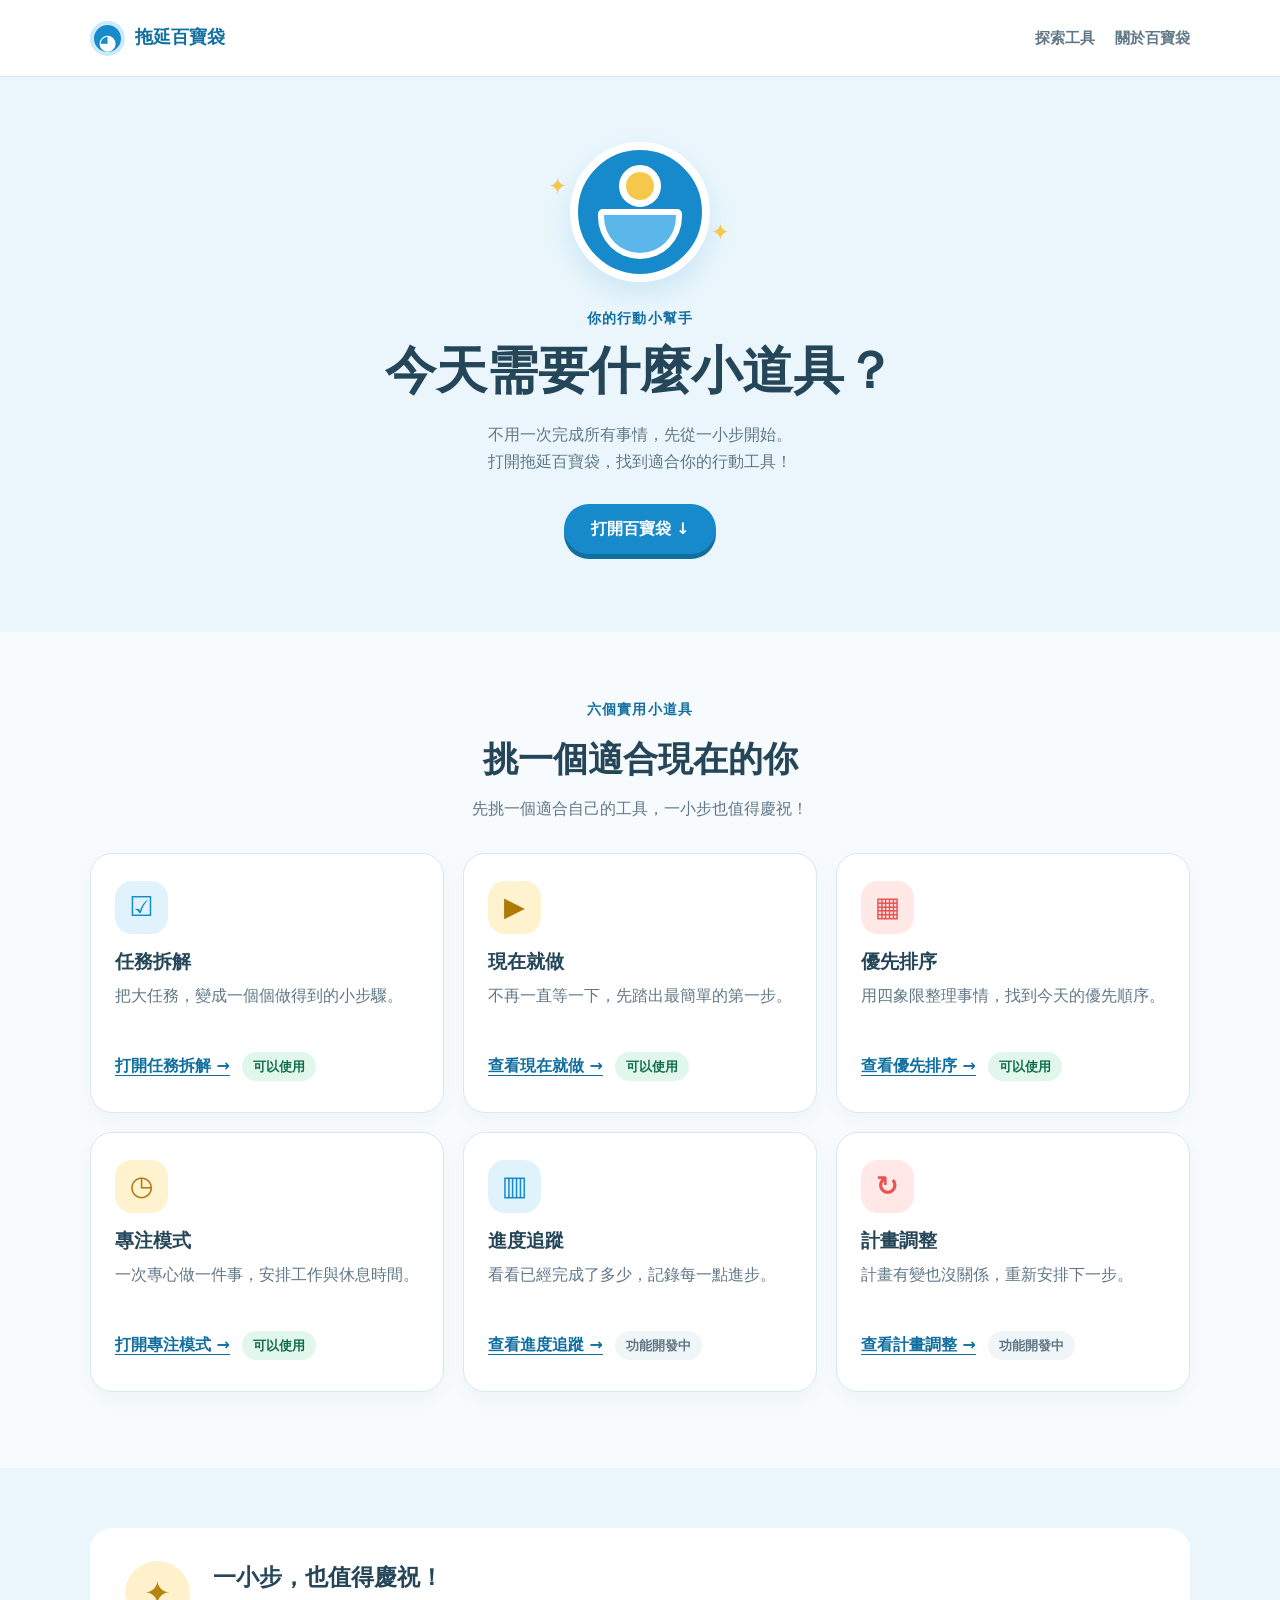
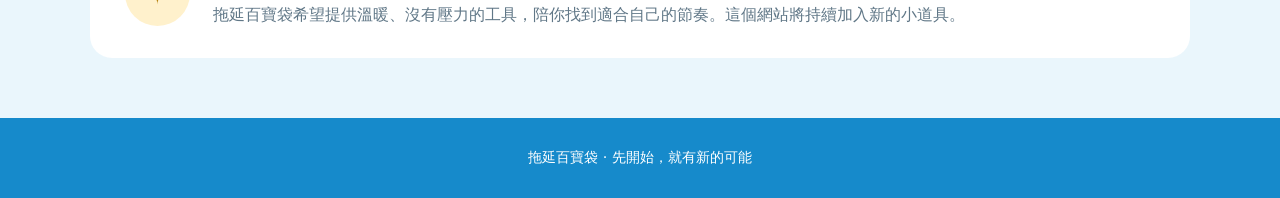
<file: index.html>
<!doctype html>
<html lang="zh-Hant">
<head>
  <meta charset="utf-8">
  <meta name="viewport" content="width=device-width, initial-scale=1">
  <meta name="description" content="拖延百寶袋，從任務拆解、立即行動到專注管理，陪你一步步完成眼前的事。">
  <title>拖延百寶袋 | 今天需要什麼小道具？</title>
  <link rel="stylesheet" href="assets/css/style.css">
</head>
<body>
  <header class="site-header">
    <div class="container header-inner">
      <a class="brand" href="index.html" aria-label="拖延百寶袋首頁"><span class="brand-icon" aria-hidden="true">◕</span>拖延百寶袋</a>
      <nav aria-label="主要導覽"><a href="#tools">探索工具</a><a href="#about">關於百寶袋</a></nav>
    </div>
  </header>
  <main>
    <section class="hero container" aria-labelledby="hero-title">
      <div class="pocket-art" aria-hidden="true"><div class="pocket-ring"></div><div class="pocket-half"></div><span class="pocket-spark star-one">✦</span><span class="pocket-spark star-two">✦</span></div>
      <p class="eyebrow">你的行動小幫手</p>
      <h1 id="hero-title">今天需要什麼小道具？</h1>
      <p class="hero-subtitle">不用一次完成所有事情，先從一小步開始。<br>打開拖延百寶袋，找到適合你的行動工具！</p>
      <a class="button button-primary" href="#tools">打開百寶袋 <span aria-hidden="true">↓</span></a>
    </section>
    <section class="tools-section" id="tools" aria-labelledby="tools-title">
      <div class="container">
        <div class="section-header"><p class="eyebrow">六個實用小道具</p><h2 id="tools-title">挑一個適合現在的你</h2><p>先挑一個適合自己的工具，一小步也值得慶祝！</p></div>
        <div class="tool-grid">
          <article class="tool-card"><div class="tool-icon blue" aria-hidden="true">☑</div><h3>任務拆解</h3><p>把大任務，變成一個個做得到的小步驟。</p><a class="tool-open" href="pages/task-breakdown.html">打開任務拆解 →</a><span class="status status-ready">可以使用</span></article>
          <article class="tool-card"><div class="tool-icon yellow" aria-hidden="true">▶</div><h3>現在就做</h3><p>不再一直等一下，先踏出最簡單的第一步。</p><a class="tool-open" href="pages/start-now.html">查看現在就做 →</a><span class="status status-ready">可以使用</span></article>
          <article class="tool-card"><div class="tool-icon red" aria-hidden="true">▦</div><h3>優先排序</h3><p>用四象限整理事情，找到今天的優先順序。</p><a class="tool-open" href="pages/priority-matrix.html">查看優先排序 →</a><span class="status status-ready">可以使用</span></article>
          <article class="tool-card"><div class="tool-icon yellow" aria-hidden="true">◷</div><h3>專注模式</h3><p>一次專心做一件事，安排工作與休息時間。</p><a class="tool-open" href="pages/focus-mode.html">打開專注模式 →</a><span class="status status-ready">可以使用</span></article>
          <article class="tool-card"><div class="tool-icon blue" aria-hidden="true">▥</div><h3>進度追蹤</h3><p>看看已經完成了多少，記錄每一點進步。</p><a class="tool-open" href="pages/progress-tracker.html">查看進度追蹤 →</a><span class="status">功能開發中</span></article>
          <article class="tool-card"><div class="tool-icon red" aria-hidden="true">↻</div><h3>計畫調整</h3><p>計畫有變也沒關係，重新安排下一步。</p><a class="tool-open" href="pages/plan-adjustment.html">查看計畫調整 →</a><span class="status">功能開發中</span></article>
        </div>
      </div>
    </section>
    <section class="about container" id="about" aria-labelledby="about-title"><div class="about-panel"><div class="about-symbol" aria-hidden="true">✦</div><div><h2 id="about-title">一小步，也值得慶祝！</h2><p>拖延百寶袋希望提供溫暖、沒有壓力的工具，陪你找到適合自己的節奏。這個網站將持續加入新的小道具。</p></div></div></section>
  </main>
  <footer class="site-footer"><div class="container">拖延百寶袋 · 先開始，就有新的可能</div></footer>
</body>
</html>
</file>
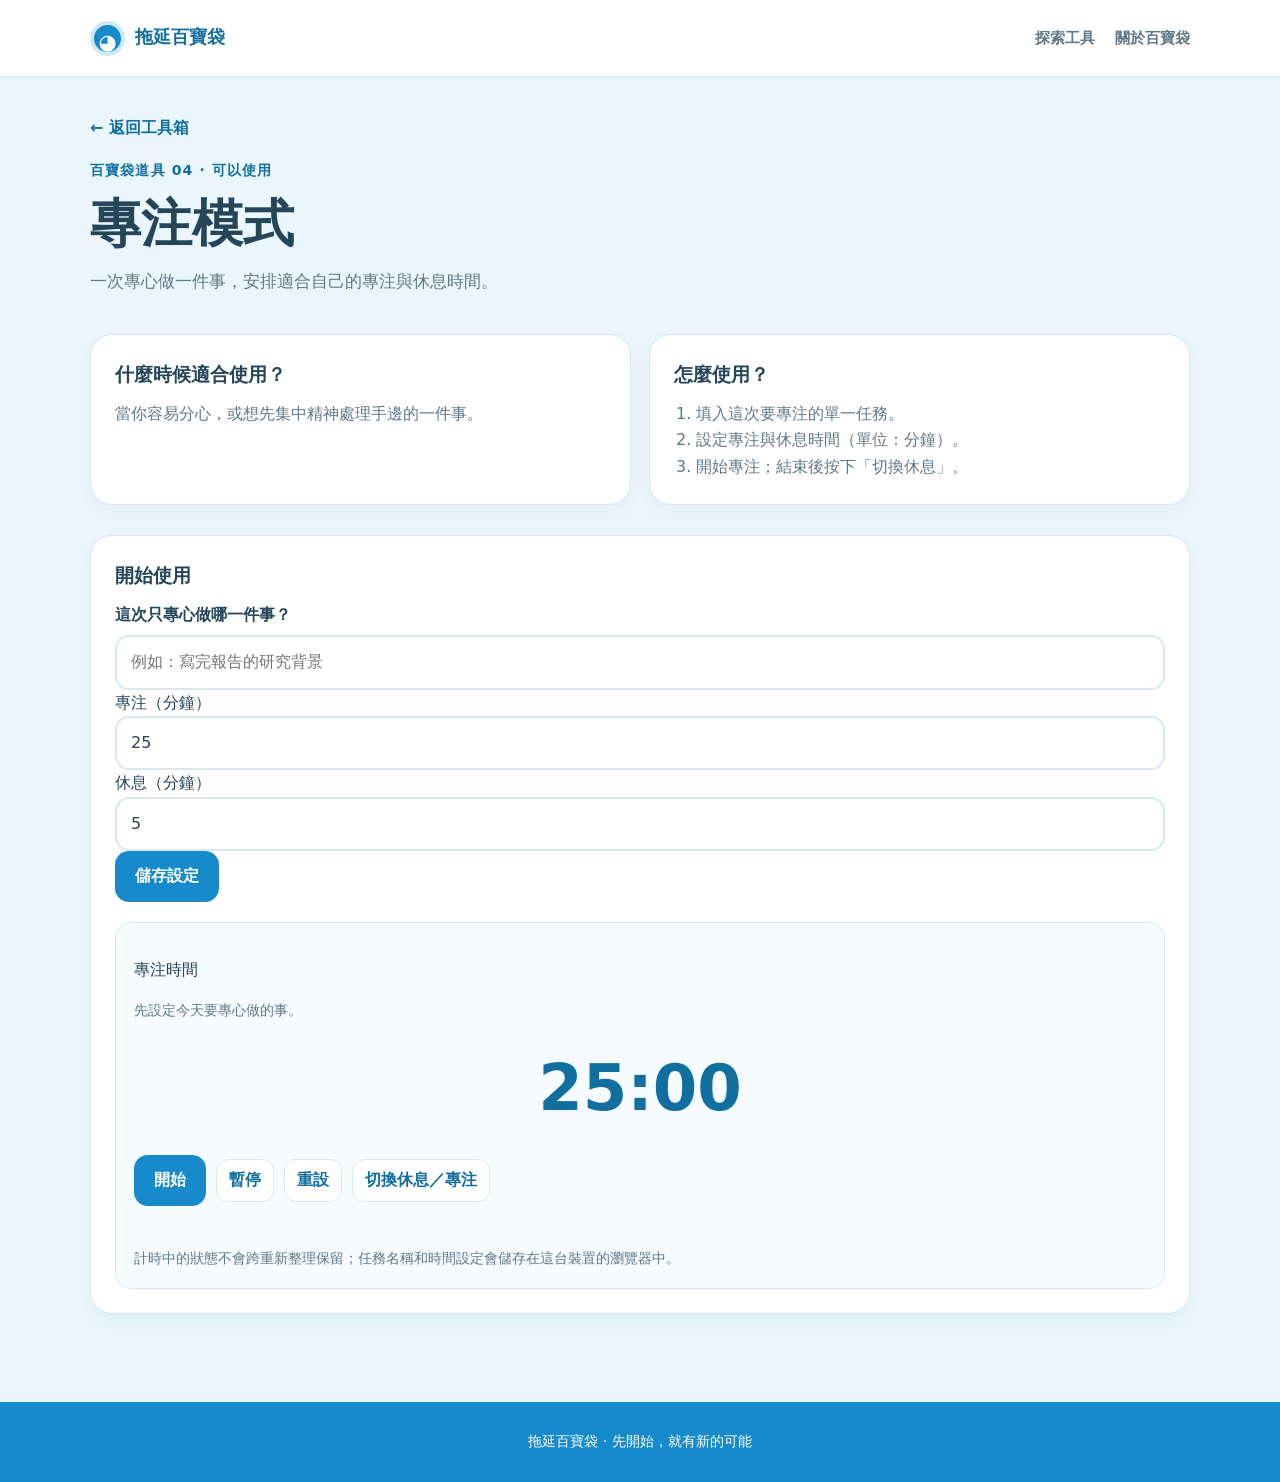
<file: pages/focus-mode.html>
<!doctype html>
<html lang="zh-Hant"><head><meta charset="utf-8"><meta name="viewport" content="width=device-width,initial-scale=1"><meta name="description" content="拖延百寶袋 專注模式 工具"><title>專注模式 | 拖延百寶袋</title><link rel="stylesheet" href="../assets/css/style.css"><script src="../assets/js/tools/focus-mode.js" defer></script></head>
<body><header class="site-header"><div class="container header-inner"><a class="brand" href="../index.html" aria-label="拖延百寶袋首頁"><span class="brand-icon" aria-hidden="true">◕</span>拖延百寶袋</a><nav aria-label="主要導覽"><a href="../index.html#tools">探索工具</a><a href="../index.html#about">關於百寶袋</a></nav></div></header>
<main class="container"><section class="tool-intro" aria-labelledby="tool-title"><a class="back-link" href="../index.html#tools">← 返回工具箱</a><p class="eyebrow">百寶袋道具 04 · 可以使用</p><h1 id="tool-title">專注模式</h1><p class="lead">一次專心做一件事，安排適合自己的專注與休息時間。</p></section>
<section class="tool-columns" aria-label="工具說明"><div class="info-panel"><h2>什麼時候適合使用？</h2><p>當你容易分心，或想先集中精神處理手邊的一件事。</p></div><div class="info-panel"><h2>怎麼使用？</h2><ol><li>填入這次要專注的單一任務。</li><li>設定專注與休息時間（單位：分鐘）。</li><li>開始專注；結束後按下「切換休息」。</li></ol></div></section>
<section class="work-section" aria-labelledby="workspace-title"><div class="work-panel"><h2 id="workspace-title">開始使用</h2><form id="focus-form"><label class="field-label" for="focus-task">這次只專心做哪一件事？</label><input class="text-input" id="focus-task" maxlength="100" placeholder="例如：寫完報告的研究背景" required><div class="focus-inputs"><label>專注（分鐘）<input id="focus-min" class="text-input" type="number" min="1" max="120" value="25" required></label><label>休息（分鐘）<input id="break-min" class="text-input" type="number" min="1" max="60" value="5" required></label></div><button type="submit" class="action-button">儲存設定</button></form><div class="mini-panel"><p class="focus-mode-label" id="focus-phase">專注時間</p><p id="focus-current" class="help-text">先設定今天要專心做的事。</p><p class="timer-readout" id="focus-clock">25:00</p><div class="button-row"><button class="action-button" type="button" id="focus-start">開始</button><button class="secondary-button" type="button" id="focus-pause">暫停</button><button class="secondary-button" type="button" id="focus-reset">重設</button><button class="secondary-button" type="button" id="focus-switch">切換休息／專注</button></div><p class="message" id="focus-feedback" role="status" aria-live="polite"></p><p class="help-text">計時中的狀態不會跨重新整理保留；任務名稱和時間設定會儲存在這台裝置的瀏覽器中。</p></div></div></section></main>
<footer class="site-footer"><div class="container">拖延百寶袋 · 先開始，就有新的可能</div></footer></body></html>
</file>
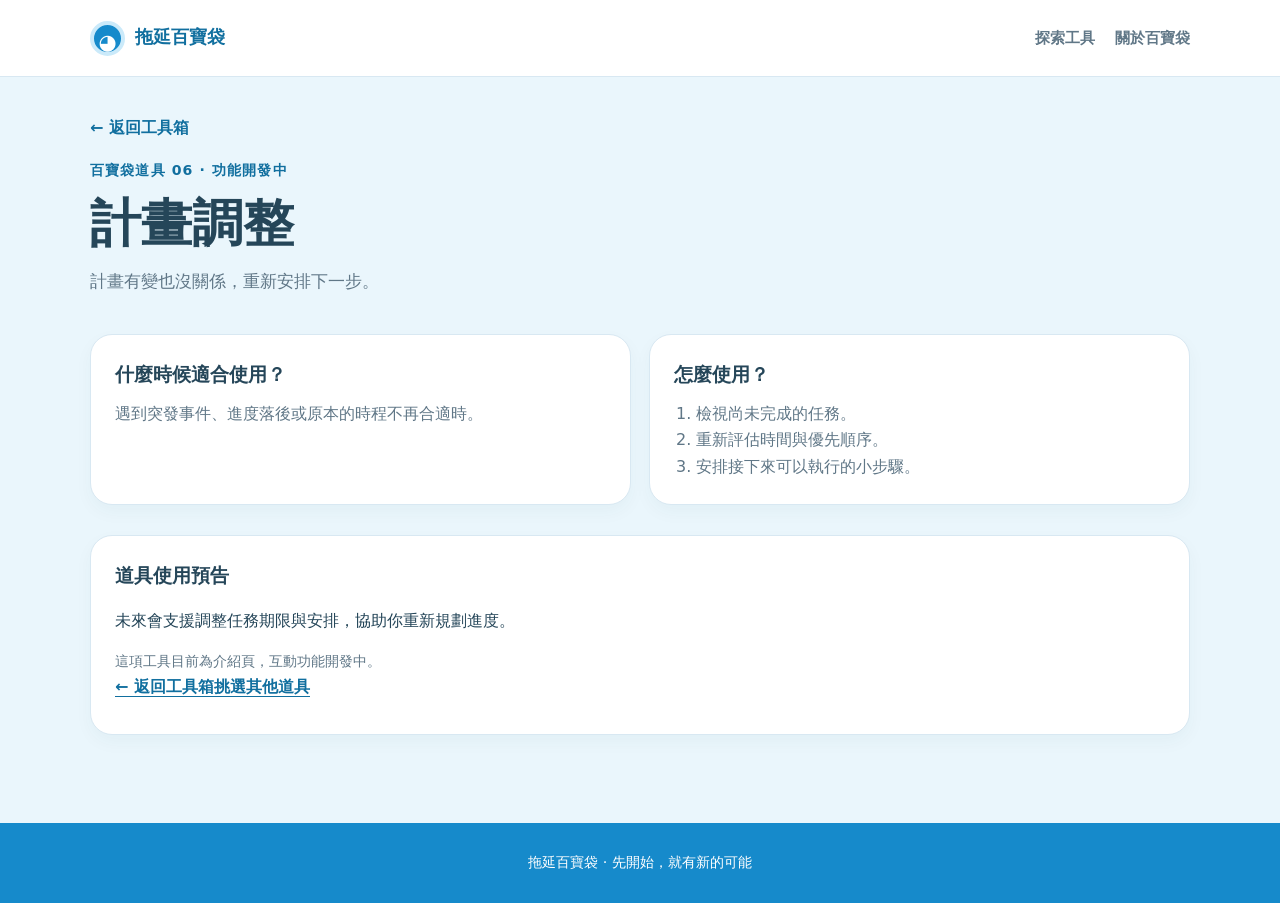
<file: pages/plan-adjustment.html>
<!doctype html>
<html lang="zh-Hant"><head><meta charset="utf-8"><meta name="viewport" content="width=device-width,initial-scale=1"><meta name="description" content="拖延百寶袋 計畫調整 工具"><title>計畫調整 | 拖延百寶袋</title><link rel="stylesheet" href="../assets/css/style.css"></head>
<body><header class="site-header"><div class="container header-inner"><a class="brand" href="../index.html" aria-label="拖延百寶袋首頁"><span class="brand-icon" aria-hidden="true">◕</span>拖延百寶袋</a><nav aria-label="主要導覽"><a href="../index.html#tools">探索工具</a><a href="../index.html#about">關於百寶袋</a></nav></div></header>
<main class="container"><section class="tool-intro" aria-labelledby="tool-title"><a class="back-link" href="../index.html#tools">← 返回工具箱</a><p class="eyebrow">百寶袋道具 06 · 功能開發中</p><h1 id="tool-title">計畫調整</h1><p class="lead">計畫有變也沒關係，重新安排下一步。</p></section>
<section class="tool-columns" aria-label="工具說明"><div class="info-panel"><h2>什麼時候適合使用？</h2><p>遇到突發事件、進度落後或原本的時程不再合適時。</p></div><div class="info-panel"><h2>怎麼使用？</h2><ol><li>檢視尚未完成的任務。</li><li>重新評估時間與優先順序。</li><li>安排接下來可以執行的小步驟。</li></ol></div></section>
<section class="work-section" aria-labelledby="workspace-title"><div class="work-panel"><h2 id="workspace-title">道具使用預告</h2><p>未來會支援調整任務期限與安排，協助你重新規劃進度。</p><p class="help-text">這項工具目前為介紹頁，互動功能開發中。</p><a class="tool-open" href="../index.html#tools">← 返回工具箱挑選其他道具</a></div></section></main>
<footer class="site-footer"><div class="container">拖延百寶袋 · 先開始，就有新的可能</div></footer></body></html>
</file>
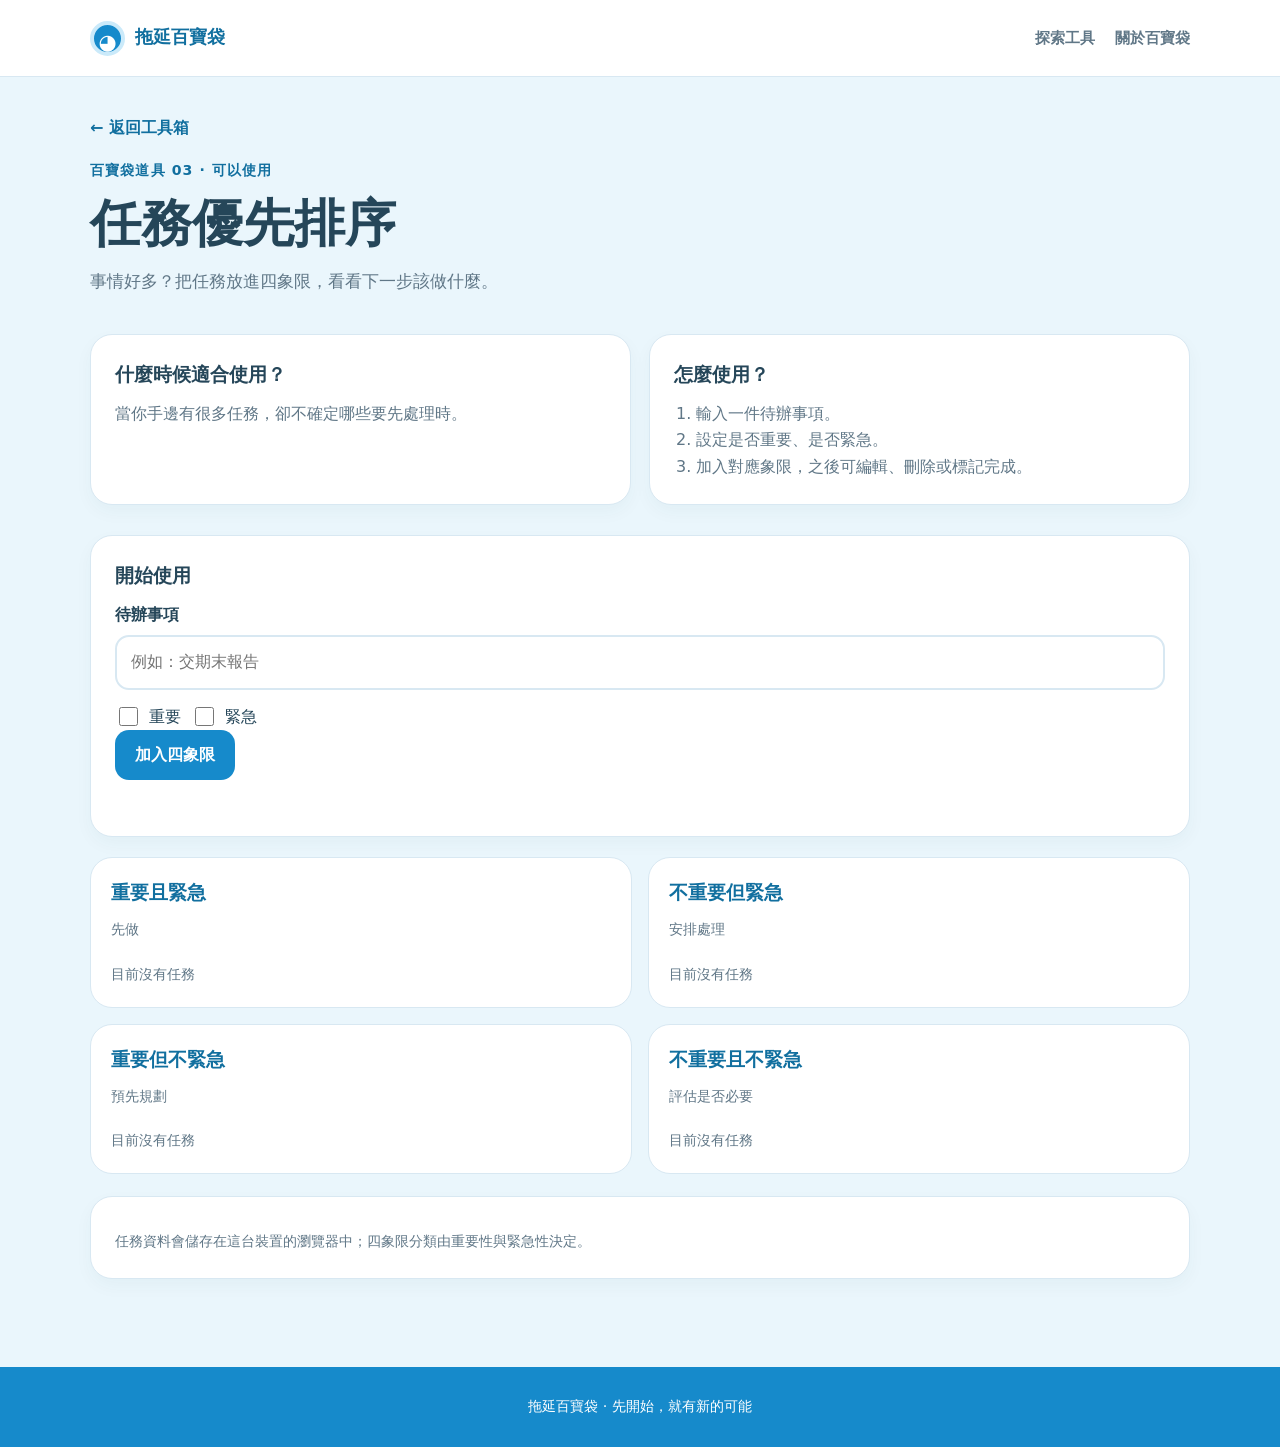
<file: pages/priority-matrix.html>
<!doctype html>
<html lang="zh-Hant"><head><meta charset="utf-8"><meta name="viewport" content="width=device-width,initial-scale=1"><meta name="description" content="拖延百寶袋 任務優先排序 工具"><title>任務優先排序 | 拖延百寶袋</title><link rel="stylesheet" href="../assets/css/style.css"><script src="../assets/js/tools/priority-matrix.js" defer></script></head>
<body><header class="site-header"><div class="container header-inner"><a class="brand" href="../index.html" aria-label="拖延百寶袋首頁"><span class="brand-icon" aria-hidden="true">◕</span>拖延百寶袋</a><nav aria-label="主要導覽"><a href="../index.html#tools">探索工具</a><a href="../index.html#about">關於百寶袋</a></nav></div></header>
<main class="container"><section class="tool-intro" aria-labelledby="tool-title"><a class="back-link" href="../index.html#tools">← 返回工具箱</a><p class="eyebrow">百寶袋道具 03 · 可以使用</p><h1 id="tool-title">任務優先排序</h1><p class="lead">事情好多？把任務放進四象限，看看下一步該做什麼。</p></section>
<section class="tool-columns" aria-label="工具說明"><div class="info-panel"><h2>什麼時候適合使用？</h2><p>當你手邊有很多任務，卻不確定哪些要先處理時。</p></div><div class="info-panel"><h2>怎麼使用？</h2><ol><li>輸入一件待辦事項。</li><li>設定是否重要、是否緊急。</li><li>加入對應象限，之後可編輯、刪除或標記完成。</li></ol></div></section>
<section class="work-section" aria-labelledby="workspace-title"><div class="work-panel"><h2 id="workspace-title">開始使用</h2><form id="priority-form"><label class="field-label" for="priority-name">待辦事項</label><input id="priority-name" class="text-input" maxlength="100" required placeholder="例如：交期末報告"><div class="button-row"><label class="check-label"><input id="important" type="checkbox"> 重要</label><label class="check-label"><input id="urgent" type="checkbox"> 緊急</label></div><button class="action-button" type="submit">加入四象限</button></form><p id="priority-feedback" class="message" role="status" aria-live="polite"></p></div><div class="matrix-grid" id="priority-matrix" aria-label="任務四象限"></div><div class="work-panel"><p class="help-text">任務資料會儲存在這台裝置的瀏覽器中；四象限分類由重要性與緊急性決定。</p></div></section></main>
<footer class="site-footer"><div class="container">拖延百寶袋 · 先開始，就有新的可能</div></footer></body></html>
</file>
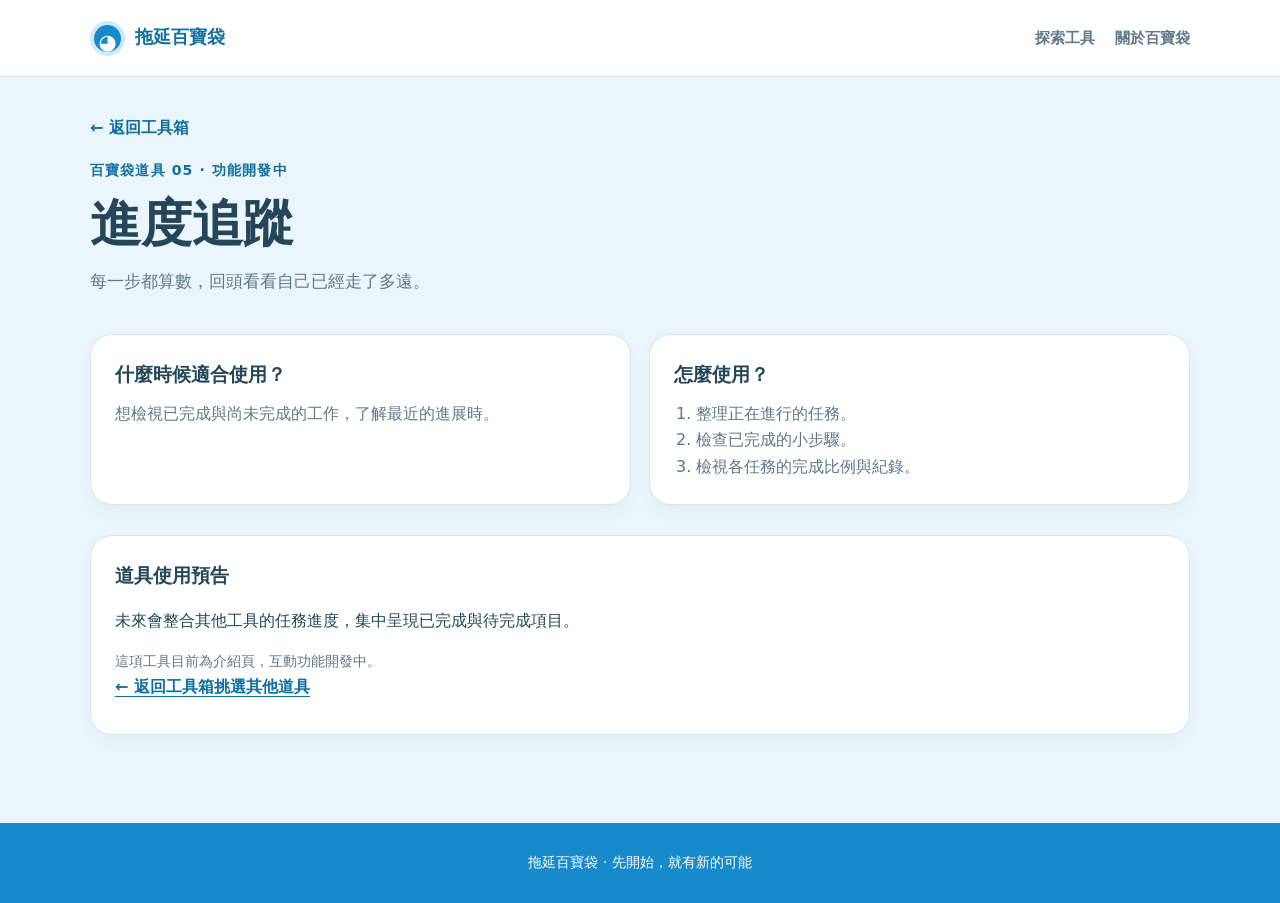
<file: pages/progress-tracker.html>
<!doctype html>
<html lang="zh-Hant"><head><meta charset="utf-8"><meta name="viewport" content="width=device-width,initial-scale=1"><meta name="description" content="拖延百寶袋 進度追蹤 工具"><title>進度追蹤 | 拖延百寶袋</title><link rel="stylesheet" href="../assets/css/style.css"></head>
<body><header class="site-header"><div class="container header-inner"><a class="brand" href="../index.html" aria-label="拖延百寶袋首頁"><span class="brand-icon" aria-hidden="true">◕</span>拖延百寶袋</a><nav aria-label="主要導覽"><a href="../index.html#tools">探索工具</a><a href="../index.html#about">關於百寶袋</a></nav></div></header>
<main class="container"><section class="tool-intro" aria-labelledby="tool-title"><a class="back-link" href="../index.html#tools">← 返回工具箱</a><p class="eyebrow">百寶袋道具 05 · 功能開發中</p><h1 id="tool-title">進度追蹤</h1><p class="lead">每一步都算數，回頭看看自己已經走了多遠。</p></section>
<section class="tool-columns" aria-label="工具說明"><div class="info-panel"><h2>什麼時候適合使用？</h2><p>想檢視已完成與尚未完成的工作，了解最近的進展時。</p></div><div class="info-panel"><h2>怎麼使用？</h2><ol><li>整理正在進行的任務。</li><li>檢查已完成的小步驟。</li><li>檢視各任務的完成比例與紀錄。</li></ol></div></section>
<section class="work-section" aria-labelledby="workspace-title"><div class="work-panel"><h2 id="workspace-title">道具使用預告</h2><p>未來會整合其他工具的任務進度，集中呈現已完成與待完成項目。</p><p class="help-text">這項工具目前為介紹頁，互動功能開發中。</p><a class="tool-open" href="../index.html#tools">← 返回工具箱挑選其他道具</a></div></section></main>
<footer class="site-footer"><div class="container">拖延百寶袋 · 先開始，就有新的可能</div></footer></body></html>
</file>
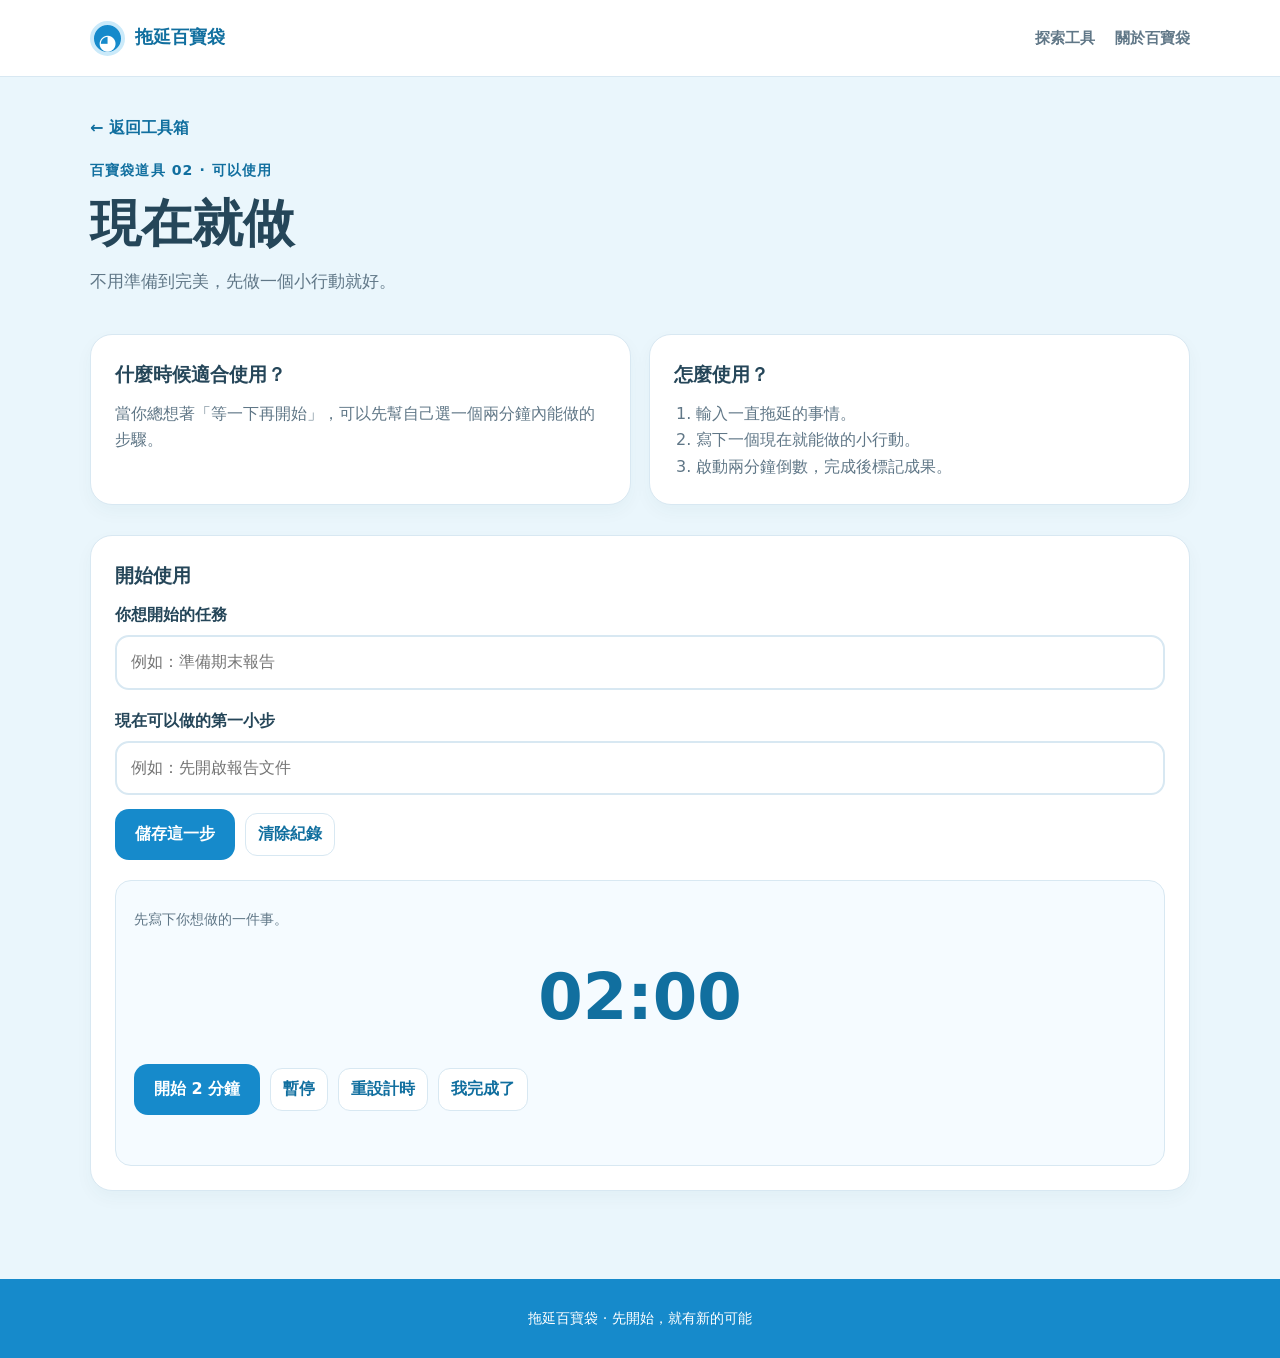
<file: pages/start-now.html>
<!doctype html>
<html lang="zh-Hant"><head><meta charset="utf-8"><meta name="viewport" content="width=device-width,initial-scale=1"><meta name="description" content="拖延百寶袋 現在就做 工具"><title>現在就做 | 拖延百寶袋</title><link rel="stylesheet" href="../assets/css/style.css"><script src="../assets/js/tools/start-now.js" defer></script></head>
<body><header class="site-header"><div class="container header-inner"><a class="brand" href="../index.html" aria-label="拖延百寶袋首頁"><span class="brand-icon" aria-hidden="true">◕</span>拖延百寶袋</a><nav aria-label="主要導覽"><a href="../index.html#tools">探索工具</a><a href="../index.html#about">關於百寶袋</a></nav></div></header>
<main class="container"><section class="tool-intro" aria-labelledby="tool-title"><a class="back-link" href="../index.html#tools">← 返回工具箱</a><p class="eyebrow">百寶袋道具 02 · 可以使用</p><h1 id="tool-title">現在就做</h1><p class="lead">不用準備到完美，先做一個小行動就好。</p></section>
<section class="tool-columns" aria-label="工具說明"><div class="info-panel"><h2>什麼時候適合使用？</h2><p>當你總想著「等一下再開始」，可以先幫自己選一個兩分鐘內能做的步驟。</p></div><div class="info-panel"><h2>怎麼使用？</h2><ol><li>輸入一直拖延的事情。</li><li>寫下一個現在就能做的小行動。</li><li>啟動兩分鐘倒數，完成後標記成果。</li></ol></div></section>
<section class="work-section" aria-labelledby="workspace-title"><div class="work-panel"><h2 id="workspace-title">開始使用</h2><form id="now-form"><label class="field-label" for="now-task">你想開始的任務</label><input class="text-input" id="now-task" maxlength="100" required placeholder="例如：準備期末報告"><label class="field-label stacked" for="now-step">現在可以做的第一小步</label><input class="text-input" id="now-step" maxlength="120" required placeholder="例如：先開啟報告文件"><div class="button-row"><button class="action-button" type="submit">儲存這一步</button><button class="secondary-button" id="clear-now" type="button">清除紀錄</button></div></form><div class="mini-panel"><p id="now-summary" class="help-text">先寫下你想做的一件事。</p><p class="timer-readout" id="now-timer" aria-live="off">02:00</p><div class="button-row"><button id="now-start" type="button" class="action-button">開始 2 分鐘</button><button id="now-pause" type="button" class="secondary-button">暫停</button><button id="now-reset" type="button" class="secondary-button">重設計時</button><button id="now-complete" type="button" class="secondary-button">我完成了</button></div><p id="now-feedback" class="message" role="status" aria-live="polite"></p></div></div></section></main>
<footer class="site-footer"><div class="container">拖延百寶袋 · 先開始，就有新的可能</div></footer></body></html>
</file>
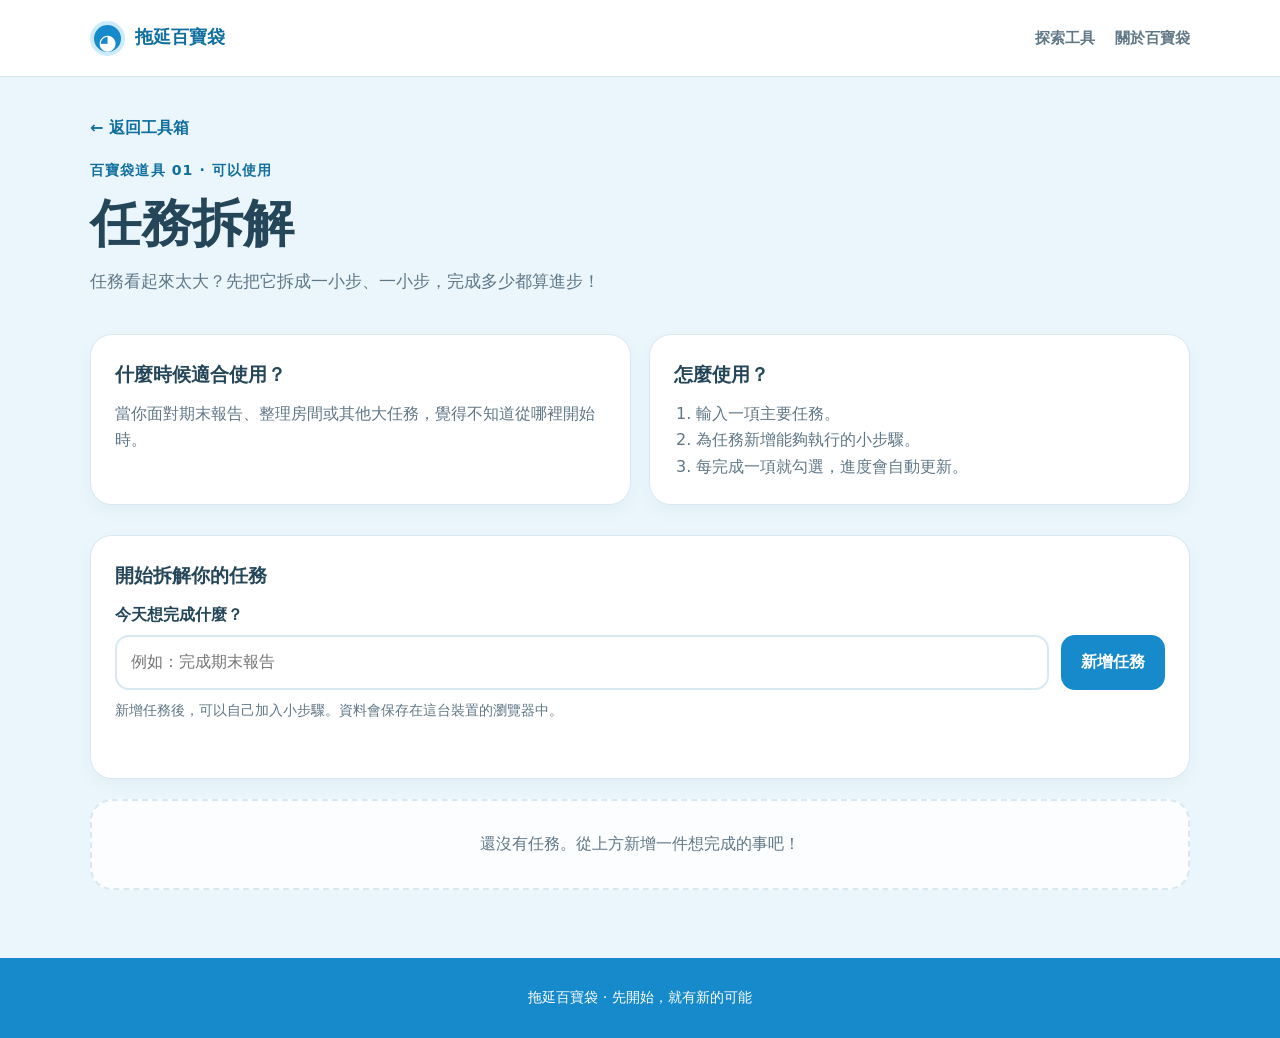
<file: pages/task-breakdown.html>
<!doctype html>
<html lang="zh-Hant">
<head>
  <meta charset="utf-8">
  <meta name="viewport" content="width=device-width, initial-scale=1">
  <meta name="description" content="拖延百寶袋任務拆解工具：將大任務拆成可完成的小步驟，記錄進度。">
  <title>任務拆解 | 拖延百寶袋</title>
  <link rel="stylesheet" href="../assets/css/style.css">
  <script src="../assets/js/tools/task-breakdown.js" defer></script>
</head>
<body>
  <header class="site-header">
    <div class="container header-inner">
      <a class="brand" href="../index.html" aria-label="拖延百寶袋首頁"><span class="brand-icon" aria-hidden="true">◕</span>拖延百寶袋</a>
      <nav aria-label="主要導覽"><a href="../index.html#tools">探索工具</a><a href="../index.html#about">關於百寶袋</a></nav>
    </div>
  </header>
  <main class="container">
    <section class="tool-intro" aria-labelledby="tool-title">
      <a class="back-link" href="../index.html#tools">← 返回工具箱</a>
      <p class="eyebrow">百寶袋道具 01 · 可以使用</p>
      <h1 id="tool-title">任務拆解</h1>
      <p class="lead">任務看起來太大？先把它拆成一小步、一小步，完成多少都算進步！</p>
    </section>
    <section class="tool-columns" aria-label="工具說明">
      <div class="info-panel"><h2>什麼時候適合使用？</h2><p>當你面對期末報告、整理房間或其他大任務，覺得不知道從哪裡開始時。</p></div>
      <div class="info-panel"><h2>怎麼使用？</h2><ol><li>輸入一項主要任務。</li><li>為任務新增能夠執行的小步驟。</li><li>每完成一項就勾選，進度會自動更新。</li></ol></div>
    </section>
    <section class="work-section" aria-labelledby="workspace-title">
      <div class="work-panel">
        <h2 id="workspace-title">開始拆解你的任務</h2>
        <form id="task-form" novalidate>
          <label class="field-label" for="task-name">今天想完成什麼？</label>
          <div class="input-row"><input class="text-input" id="task-name" name="task-name" maxlength="100" placeholder="例如：完成期末報告" required><button class="action-button" type="submit">新增任務</button></div>
        </form>
        <p class="help-text">新增任務後，可以自己加入小步驟。資料會保存在這台裝置的瀏覽器中。</p>
        <p class="message" id="feedback" role="status" aria-live="polite"></p>
      </div>
      <div id="task-list" class="task-stack" aria-live="off"></div>
    </section>
  </main>
  <footer class="site-footer"><div class="container">拖延百寶袋 · 先開始，就有新的可能</div></footer>
</body>
</html>
</file>
<file: assets/css/style.css>
:root {
  --blue: #168acb;
  --blue-deep: #116f9f;
  --background: #eaf6fc;
  --white: #ffffff;
  --red: #e95353;
  --yellow: #f5c84c;
  --ink: #254659;
  --muted: #607787;
  --border: #d8e8f2;
  --radius: 22px;
  font-family: system-ui, -apple-system, "Noto Sans TC", "Microsoft JhengHei", sans-serif;
  color: var(--ink);
  scroll-behavior: smooth;
}
* { box-sizing: border-box; }
body { margin: 0; background: var(--background); line-height: 1.65; }
a { color: inherit; }
a:focus-visible { outline: 3px solid var(--red); outline-offset: 4px; }
.container { width: min(1100px, calc(100% - 40px)); margin-inline: auto; }
.site-header { background: var(--white); border-bottom: 1px solid var(--border); }
.header-inner { min-height: 76px; display: flex; justify-content: space-between; align-items: center; gap: 20px; }
.brand { display: inline-flex; align-items: center; gap: 10px; font-weight: 800; font-size: 1.1rem; color: var(--blue-deep); text-decoration: none; }
.brand-icon { display: grid; place-items: center; width: 35px; height: 35px; border-radius: 50%; background: var(--blue); color: white; border: 4px solid #cbeafa; font-size: 1.3rem; }
.site-header nav { display: flex; flex-wrap: wrap; gap: 20px; }
.site-header nav a { color: var(--muted); font-weight: 650; text-decoration: none; font-size: .92rem; }
.site-header nav a:hover { color: var(--blue-deep); }
.hero { text-align: center; padding-block: 65px 78px; }
.pocket-art { width: 140px; height: 140px; background: var(--blue); border: 8px solid white; box-shadow: 0 12px 26px #168acb22; border-radius: 50%; margin: 0 auto 25px; position: relative; }
.pocket-ring { position: absolute; width: 42px; height: 42px; background: var(--yellow); border: 7px solid white; border-radius: 50%; left: 50%; top: 12%; transform: translateX(-50%); }
.pocket-half { position: absolute; height: 50px; width: 84px; border: 6px solid white; border-radius: 5px 5px 44px 44px; left: 50%; bottom: 15px; transform: translateX(-50%); background: #5bb7e9; }
.pocket-spark { position: absolute; color: var(--yellow); font-size: 23px; }
.star-one { left: -30px; top: 18px; }.star-two { right: -28px; bottom: 22px; }
.eyebrow { color: var(--blue-deep); font-weight: 800; letter-spacing: .08em; margin: 0 0 8px; font-size: .88rem; }
h1, h2, h3, p { overflow-wrap: break-word; }
h1 { font-size: clamp(2rem, 5vw, 3.2rem); line-height: 1.25; margin: 8px 0 20px; }
.hero-subtitle { color: var(--muted); font-size: 1.02rem; margin: 0 auto 28px; }
.button { display: inline-block; border-radius: 999px; padding: 12px 27px; font-weight: 800; text-decoration: none; }
.button-primary { background: var(--blue); color: white; box-shadow: 0 5px 0 var(--blue-deep); }
.button-primary:hover { background: var(--blue-deep); }
.tools-section { background: #f7fbfe; padding-block: 66px 76px; }
.section-header { text-align: center; margin-bottom: 31px; }
.section-header h2 { font-size: clamp(1.5rem, 3vw, 2.2rem); margin: 0 0 8px; }
.section-header > p:last-child { color: var(--muted); margin: 0; }
.tool-grid { display: grid; grid-template-columns: repeat(3, minmax(0, 1fr)); gap: 19px; }
.tool-card { padding: 27px 24px 23px; background: white; border-radius: var(--radius); border: 1px solid var(--border); box-shadow: 0 7px 18px #2546590a; }
.tool-card h3 { margin: 12px 0 5px; font-size: 1.2rem; }
.tool-card p { color: var(--muted); margin: 0 0 17px; min-height: 52px; }
.tool-icon { display: grid; place-items: center; width: 53px; height: 53px; border-radius: 17px; font-size: 1.7rem; font-weight: 800; }
.tool-icon.blue { background: #e0f3fd; color: var(--blue); }
.tool-icon.yellow { background: #fff2cf; color: #ae7b0b; }
.tool-icon.red { background: #ffe8e5; color: var(--red); }
.status { display: inline-block; padding: 4px 11px; border-radius: 50px; background: #f0f5f8; color: var(--muted); font-size: .8rem; font-weight: 700; }
.about { padding-block: 60px; }
.about-panel { background: white; padding: 30px 35px; border-radius: var(--radius); display: flex; gap: 23px; align-items: center; }
.about-symbol { flex: 0 0 65px; width: 65px; height: 65px; display: grid; place-items: center; font-size: 2rem; border-radius: 50%; background: #fff1cc; color: #b78311; }
.about-panel h2 { margin: 0 0 5px; font-size: 1.45rem; }.about-panel p { margin: 0; color: var(--muted); }
.site-footer { padding: 28px 0; text-align: center; background: var(--blue); color: white; font-size: .9rem; }
@media (max-width: 850px) { .tool-grid { grid-template-columns: repeat(2, minmax(0, 1fr)); } }
@media (max-width: 560px) {
  .container { width: min(100% - 28px, 1100px); }
  .header-inner { flex-direction: column; padding-block: 15px; gap: 7px; }
  .hero { padding-block: 46px 55px; }
  .hero-subtitle br { display: none; }
  .tools-section { padding-block: 48px; }
  .tool-grid { grid-template-columns: 1fr; }
  .tool-card p { min-height: 0; }
  .about-panel { flex-direction: column; align-items: flex-start; padding: 23px; }
}

/* 工具頁共用樣式：新增頁面請沿用既有元件 */
.tool-open { display:inline-block; margin:0 12px 10px 0; color:var(--blue-deep); font-weight:800; text-underline-offset:4px; }
.status-ready { color:#116d49; background:#e2f7eb; }
.tool-intro { padding-block:38px 16px; }
.back-link { display:inline-block; margin-bottom:18px; font-weight:750; color:var(--blue-deep); text-decoration:none; }
.back-link:hover { text-decoration:underline; }
.tool-intro h1 { margin:6px 0 13px; }
.tool-intro .lead { color:var(--muted); font-size:1.05rem; margin:0; }
.tool-columns { display:grid; grid-template-columns: 1fr 1fr; gap:18px; margin-block:23px 30px; }
.info-panel, .work-panel, .task-panel { background:#fff; border:1px solid var(--border); border-radius:var(--radius); padding:24px; box-shadow:0 7px 18px #2546590a; }
.info-panel h2,.work-panel h2 { font-size:1.2rem; margin:0 0 10px; }
.info-panel p,.info-panel ol { margin:0; color:var(--muted); }
.info-panel ol { padding-left:1.4rem; }
.work-section { padding-bottom:68px; }
.work-panel { margin-bottom:20px; }
.field-label { display:block; font-weight:750; margin:0 0 7px; }
.input-row { display:flex; gap:12px; align-items:stretch; }
.text-input { min-width:0; flex:1; width:100%; border:2px solid var(--border); border-radius:14px; padding:12px 14px; font:inherit; color:var(--ink); background:white; }
.text-input:focus-visible { outline:3px solid #f5c84c; outline-offset:2px; }
.action-button { appearance:none; border:none; font:inherit; font-weight:800; border-radius:14px; padding:12px 20px; cursor:pointer; color:white; background:var(--blue); }
.action-button:hover { background:var(--blue-deep); }
.action-button:focus-visible,.secondary-button:focus-visible { outline:3px solid var(--red); outline-offset:3px; }
.secondary-button { appearance:none; background:white; border:1px solid var(--border); border-radius:12px; font:inherit; font-weight:700; color:var(--blue-deep); padding:7px 12px; cursor:pointer; }
.secondary-button:hover { background:#eaf6fc; }
.danger-button { color:#ab3434; }
.help-text { color:var(--muted); font-size:.9rem; margin:9px 0 0; }
.message { min-height:1.5em; margin:8px 0 0; color:var(--blue-deep); font-weight:650; }
.task-stack { display:grid; gap:18px; }
.task-panel { padding:24px; }
.task-heading { display:flex; align-items:flex-start; justify-content:space-between; gap:15px; }
.task-heading h3 { margin:0; font-size:1.15rem; }
.task-actions { display:flex; flex-wrap:wrap; gap:7px; }
.progress-line { height:11px; border-radius:99px; overflow:hidden; background:#e5f1f7; margin:10px 0 5px; }
.progress-fill { height:100%; background:var(--blue); transition:width .2s ease; width:0; }
.progress-caption { color:var(--muted); font-size:.88rem; margin:0 0 14px; }
.step-list { list-style:none; padding:0; margin:12px 0; display:grid; gap:9px; }
.step-item { display:flex; flex-wrap:wrap; align-items:center; gap:10px; background:#f5fbff; padding:10px 12px; border-radius:12px; }
.step-item input[type=checkbox] { width:19px; height:19px; accent-color:var(--blue); cursor:pointer; }
.step-text { flex:1; overflow-wrap:anywhere; }
.step-item.done .step-text { text-decoration:line-through; color:var(--muted); }
.step-form { display:flex; gap:9px; margin-top:15px; }
.step-form .text-input { padding:10px 12px; }
.empty-state { padding:30px 18px; border:2px dashed var(--border); border-radius:var(--radius); text-align:center; color:var(--muted); background:#fbfdff; }
.empty-state p { margin:0; }
@media (max-width:720px) { .tool-columns { grid-template-columns:1fr; } .task-heading { flex-direction:column; } }
@media (max-width:560px) { .input-row,.step-form { flex-direction:column; } .action-button { width:100%; } .task-panel,.work-panel,.info-panel { padding:18px; } }

/* 新工具沿用相同頁面模板與色彩變數 */
.stacked{margin-top:18px}.button-row{display:flex;flex-wrap:wrap;gap:10px;align-items:center;margin-top:14px}.mini-panel{margin-top:20px;border:1px solid var(--border);background:#f5fbff;border-radius:16px;padding:18px}.timer-readout{font-size:clamp(2.5rem,8vw,4rem);font-variant-numeric:tabular-nums;font-weight:850;text-align:center;color:var(--blue-deep);margin:13px 0}.check-label{display:inline-flex;align-items:center;gap:8px;cursor:pointer;color:var(--ink)}.check-label input{accent-color:var(--blue);width:19px;height:19px}.matrix-grid{display:grid;grid-template-columns:repeat(2,minmax(0,1fr));gap:16px;margin-bottom:22px}.matrix-quadrant{background:#fff;border:1px solid var(--border);border-radius:var(--radius);padding:20px}.matrix-quadrant h3{margin:0;color:var(--blue-deep)}.matrix-list{padding:0;margin:12px 0 0;list-style:none;display:grid;gap:8px}.matrix-task{border-radius:12px;background:#f5fbff;padding:10px;overflow-wrap:anywhere}.matrix-task .check-label{display:flex;align-items:flex-start}.matrix-task .button-row{margin-top:7px}.is-done{text-decoration:line-through;color:var(--muted)}@media(max-width:650px){.matrix-grid{grid-template-columns:1fr}}
</file>
